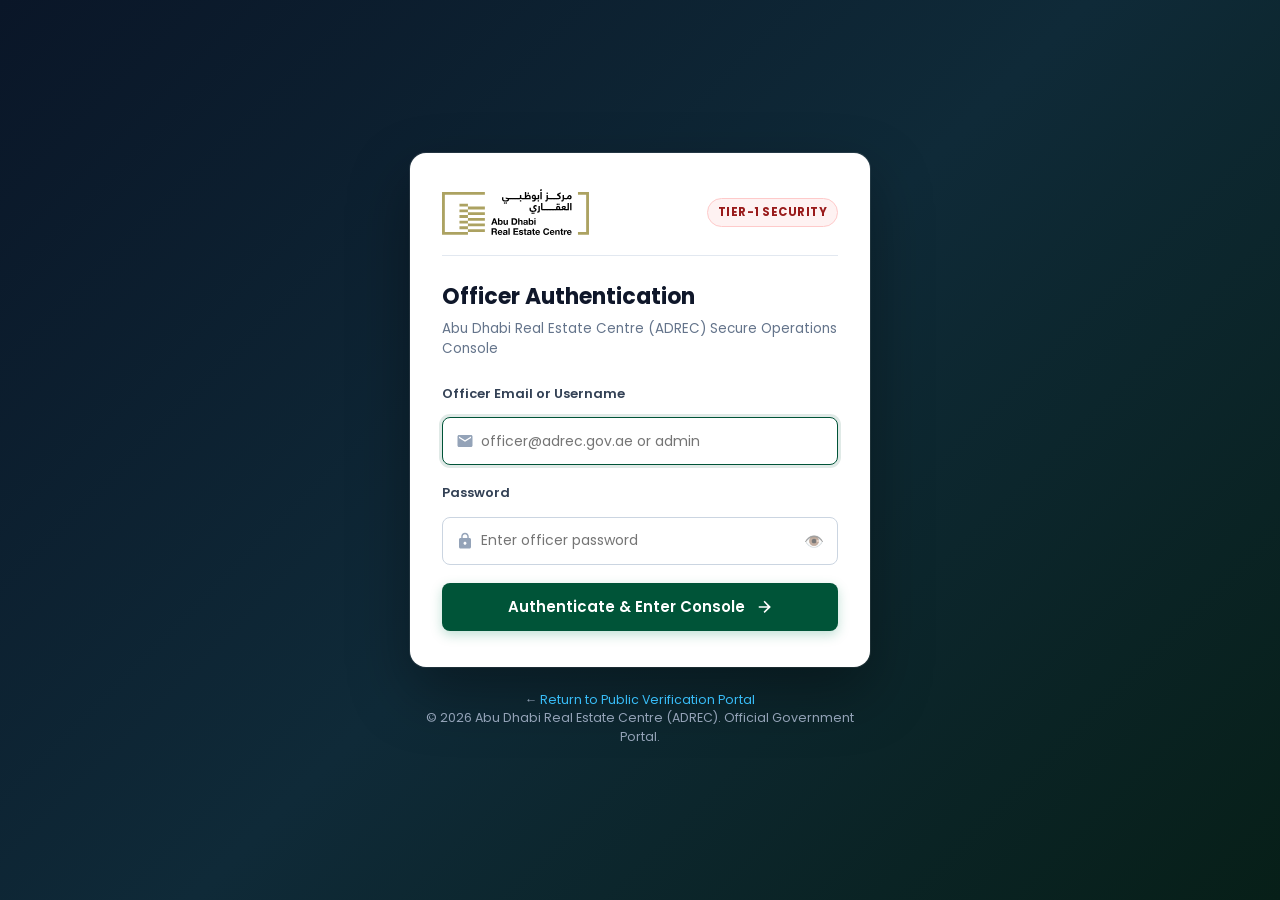
<file: login.html>
<!DOCTYPE html>
<html lang="en" dir="ltr">
<head>
  <meta charset="UTF-8">
  <meta name="viewport" content="width=device-width, initial-scale=1.0, maximum-scale=1.0, user-scalable=no">
  <title>Officer Authentication - ADREC Operations Center</title>
  <link rel="preconnect" href="https://fonts.googleapis.com">
  <link rel="preconnect" href="https://fonts.gstatic.com" crossorigin>
  <link href="https://fonts.googleapis.com/css2?family=Poppins:wght@300;400;500;600;700&family=Tajawal:wght@400;500;700&display=swap" rel="stylesheet">
  <link rel="stylesheet" href="/admin.css">
  <link rel="icon" type="image/svg+xml" href="/assets/verify.svg">
  <style>
    body {
      margin: 0;
      padding: 0;
      min-height: 100vh;
      background: linear-gradient(135deg, #0A1628 0%, #0F2A38 50%, #071F18 100%);
      display: flex;
      flex-direction: column;
      align-items: center;
      justify-content: center;
      font-family: 'Poppins', sans-serif;
      box-sizing: border-box;
      padding: 20px;
    }
    .login-container {
      width: 100%;
      max-width: 460px;
    }
    .login-page-card {
      background: #FFFFFF;
      border-radius: 16px;
      padding: 36px 32px;
      box-shadow: 0 25px 60px rgba(0, 0, 0, 0.35), 0 0 0 1px rgba(255, 255, 255, 0.1);
      animation: cardEnter 0.4s cubic-bezier(0.16, 1, 0.3, 1);
    }
    @keyframes cardEnter {
      from { opacity: 0; transform: translateY(16px) scale(0.98); }
      to { opacity: 1; transform: translateY(0) scale(1); }
    }
    .login-brand-header {
      display: flex;
      align-items: center;
      justify-content: space-between;
      margin-bottom: 24px;
      padding-bottom: 20px;
      border-bottom: 1px solid #E2E8F0;
    }
    .login-logo-img {
      height: 46px;
      object-fit: contain;
    }
    .login-badge {
      background: #FEF2F2;
      color: #991B1B;
      font-size: 11.5px;
      font-weight: 700;
      letter-spacing: 0.5px;
      padding: 5px 10px;
      border-radius: 20px;
      border: 1px solid #FECACA;
      text-transform: uppercase;
    }
    .login-title-wrap h1 {
      margin: 0 0 6px 0;
      font-size: 22px;
      font-weight: 700;
      color: #0F172A;
    }
    .login-title-wrap p {
      margin: 0 0 24px 0;
      font-size: 13.5px;
      color: #64748B;
      line-height: 1.5;
    }
    .form-group {
      margin-bottom: 18px;
    }
    .form-label {
      display: block;
      margin-bottom: 8px;
      font-size: 13px;
      font-weight: 600;
      color: #334155;
    }
    .login-input-wrap {
      position: relative;
      display: flex;
      align-items: center;
    }
    .login-input-wrap svg {
      position: absolute;
      left: 14px;
      pointer-events: none;
      color: #94A3B8;
    }
    .login-input {
      width: 100%;
      height: 48px;
      padding: 0 44px 0 44px;
      border: 1.5px solid #CBD5E1;
      border-radius: 8px;
      font-size: 14px;
      font-family: inherit;
      color: #0F172A;
      outline: none;
      transition: all 0.2s ease;
      box-sizing: border-box;
    }
    .login-input:focus {
      border-color: #005438;
      box-shadow: 0 0 0 3px rgba(0, 84, 56, 0.12);
    }
    .btn-toggle-password {
      position: absolute;
      right: 12px;
      background: none;
      border: none;
      cursor: pointer;
      font-size: 16px;
      padding: 4px;
      opacity: 0.6;
    }
    .btn-toggle-password:hover {
      opacity: 1;
    }
    .login-error-msg {
      background: #FEF2F2;
      border: 1px solid #FCA5A5;
      color: #B91C1C;
      padding: 12px 14px;
      border-radius: 8px;
      font-size: 13px;
      margin-bottom: 18px;
      display: none;
    }
    .btn-login-submit {
      width: 100%;
      height: 48px;
      background: #005438;
      color: #FFFFFF;
      border: none;
      border-radius: 8px;
      font-size: 15px;
      font-weight: 600;
      cursor: pointer;
      display: flex;
      align-items: center;
      justify-content: center;
      gap: 10px;
      transition: background 0.2s ease;
    }
    .btn-login-submit:hover {
      background: #003F2A;
    }
    .login-page-footer {
      margin-top: 24px;
      text-align: center;
      font-size: 12.5px;
      color: #94A3B8;
    }
    .login-page-footer a {
      color: #38BDF8;
      text-decoration: none;
    }
    .login-page-footer a:hover {
      text-decoration: underline;
    }
  </style>
</head>
<body>

  <div class="login-container">
    <div class="login-page-card">
      <div class="login-brand-header">
        <img src="/assets/adrec-logo-header.svg" alt="ADREC" class="login-logo-img">
        <span class="login-badge">Tier-1 Security</span>
      </div>

      <div class="login-title-wrap">
        <h1>Officer Authentication</h1>
        <p>Abu Dhabi Real Estate Centre (ADREC) Secure Operations Console</p>
      </div>

      <form id="officerLoginForm" onsubmit="return handleOfficerLogin(event);">
        <div class="form-group">
          <label class="form-label" for="loginEmail">Officer Email or Username</label>
          <div class="login-input-wrap">
            <svg viewBox="0 0 24 24" width="18" height="18" fill="currentColor"><path d="M20 4H4c-1.1 0-1.99.9-1.99 2L2 18c0 1.1.9 2 2 2h16c1.1 0 2-.9 2-2V6c0-1.1-.9-2-2-2zm0 4l-8 5-8-5V6l8 5 8-5v2z"/></svg>
            <input type="text" id="loginEmail" class="login-input" placeholder="officer@adrec.gov.ae or admin" autocomplete="username" required autofocus>
          </div>
        </div>

        <div class="form-group">
          <label class="form-label" for="loginPassword">Password</label>
          <div class="login-input-wrap">
            <svg viewBox="0 0 24 24" width="18" height="18" fill="currentColor"><path d="M18 8h-1V6c0-2.76-2.24-5-5-5S7 3.24 7 6v2H6c-1.1 0-2 .9-2 2v10c0 1.1.9 2 2 2h12c1.1 0 2-.9 2-2V10c0-1.1-.9-2-2-2zm-6 9c-1.1 0-2-.9-2-2s.9-2 2-2 2 .9 2 2-.9 2-2 2zm3.1-9H8.9V6c0-1.71 1.39-3.1 3.1-3.1 1.71 0 3.1 1.39 3.1 3.1v2z"/></svg>
            <input type="password" id="loginPassword" class="login-input" placeholder="Enter officer password" autocomplete="current-password" required>
            <button type="button" class="btn-toggle-password" id="btnTogglePwd" title="Show password">👁️</button>
          </div>
        </div>

        <div id="loginErrorMsg" class="login-error-msg"></div>

        <button type="submit" class="btn-login-submit" id="btnLoginSubmit">
          <span>Authenticate &amp; Enter Console</span>
          <svg viewBox="0 0 24 24" width="18" height="18" fill="currentColor"><path d="M5 13h11.86l-5.43 5.43 1.42 1.42L21.14 12l-8.29-8.29-1.42 1.42L16.86 11H5v2z"/></svg>
        </button>
      </form>
    </div>

    <div class="login-page-footer">
      <p>&larr; <a href="/en/app/verify-document">Return to Public Verification Portal</a></p>
      <p>&copy; 2026 Abu Dhabi Real Estate Centre (ADREC). Official Government Portal.</p>
    </div>
  </div>

  <script>
    const toggleBtn = document.getElementById('btnTogglePwd');
    const pwdInput = document.getElementById('loginPassword');
    if (toggleBtn && pwdInput) {
      toggleBtn.addEventListener('click', () => {
        if (pwdInput.type === 'password') {
          pwdInput.type = 'text';
          toggleBtn.textContent = '🙈';
        } else {
          pwdInput.type = 'password';
          toggleBtn.textContent = '👁️';
        }
      });
    }

    async function handleOfficerLogin(e) {
      e.preventDefault();
      const email = document.getElementById('loginEmail').value.trim();
      const password = document.getElementById('loginPassword').value;
      const errorMsg = document.getElementById('loginErrorMsg');
      const submitBtn = document.getElementById('btnLoginSubmit');

      errorMsg.style.display = 'none';
      submitBtn.disabled = true;
      submitBtn.innerHTML = '<span>Verifying credentials...</span>';

      try {
        const res = await fetch('/api/auth/login', {
          method: 'POST',
          headers: { 'Content-Type': 'application/json' },
          body: JSON.stringify({ identifier: email, password: password })
        });
        const data = await res.json();

        if (res.ok && data.status === 'success') {
          sessionStorage.setItem('dari_admin_session_v1', 'active');
          if (data.token) {
            sessionStorage.setItem('dari_session_token', data.token);
            document.cookie = `adrec_session=${data.token}; path=/; max-age=604800; SameSite=Lax`;
          }
          window.location.href = '/admin';
        } else {
          errorMsg.textContent = data.message || 'Invalid credentials. Access denied.';
          errorMsg.style.display = 'block';
          submitBtn.disabled = false;
          submitBtn.innerHTML = '<span>Authenticate & Enter Console</span>';
        }
      } catch (err) {
        errorMsg.textContent = 'Connection error. Please try again.';
        errorMsg.style.display = 'block';
        submitBtn.disabled = false;
        submitBtn.innerHTML = '<span>Authenticate & Enter Console</span>';
      }
      return false;
    }
  </script>
</body>
</html>
</file>
<file: admin.css>
/* ==========================================================================
   DARI / ADREC - Administrative Document Verification Operations Center
   Design System: Poppins & Tajawal / Official ADREC Green & Gold Palette
   ========================================================================== */

:root {
  --adrec-green-dark: #005438;
  --adrec-green-main: #008558;
  --adrec-green-light: #E6F5EF;
  --adrec-gold: #C5A869;
  --adrec-gold-light: #FBF8F2;
  --adrec-sage: #A4C89A;
  --adrec-sage-hover: #8EB783;
  --adrec-red: #DF2C2C;
  --adrec-red-light: #FDE8E8;
  --adrec-amber: #D97706;
  --adrec-amber-light: #FEF3C7;
  --bg-page: #F5F7FA;
  --bg-card: #FFFFFF;
  --bg-card-subtle: #F8F9FB;
  --border-light: #EBEEF3;
  --border-strong: #CED1D6;
  --text-main: #130F26;
  --text-muted: #565960;
  --text-dim: #8C9099;
  --radius-sm: 6px;
  --radius-md: 10px;
  --radius-lg: 14px;
  --shadow-subtle: 0 1px 3px rgba(0, 0, 0, 0.05), 0 1px 2px rgba(0, 0, 0, 0.03);
  --shadow-card: 0 4px 12px rgba(0, 0, 0, 0.04), 0 1px 3px rgba(0, 0, 0, 0.03);
  --shadow-modal: 0 20px 30px rgba(0, 0, 0, 0.15), 0 8px 10px rgba(0, 0, 0, 0.08);
}

* {
  box-sizing: border-box;
  margin: 0;
  padding: 0;
}

body {
  font-family: 'Poppins', 'Tajawal', sans-serif;
  background-color: var(--bg-page);
  color: var(--text-main);
  line-height: 1.5;
  -webkit-font-smoothing: antialiased;
  min-height: 100vh;
  display: flex;
  flex-direction: column;
}

/* ==================== TOP NAVIGATION HEADER ==================== */
.admin-navbar {
  background-color: #FFFFFF;
  border-bottom: 1px solid var(--border-light);
  box-shadow: var(--shadow-subtle);
  position: sticky;
  top: 0;
  z-index: 1000;
}

.admin-nav-container {
  max-width: 1440px;
  margin: 0 auto;
  padding: 12px 24px;
  display: flex;
  align-items: center;
  justify-content: space-between;
  gap: 20px;
}

.admin-brand-wrap {
  display: flex;
  align-items: center;
  gap: 16px;
  text-decoration: none;
}

.admin-logo-img {
  height: 44px;
  width: auto;
  display: block;
}

.admin-brand-divider {
  height: 32px;
  width: 1px;
  background-color: var(--border-strong);
}

.admin-brand-title {
  font-size: 15px;
  font-weight: 700;
  color: var(--adrec-green-dark);
  letter-spacing: -0.2px;
  line-height: 1.2;
}

.admin-brand-subtitle {
  font-size: 11px;
  font-weight: 500;
  color: var(--text-muted);
  text-transform: uppercase;
  letter-spacing: 0.5px;
}

.admin-nav-actions {
  display: flex;
  align-items: center;
  gap: 14px;
}

.btn-public-portal {
  display: inline-flex;
  align-items: center;
  gap: 8px;
  padding: 8px 16px;
  border-radius: var(--radius-sm);
  background-color: var(--adrec-green-light);
  color: var(--adrec-green-dark);
  border: 1px solid rgba(0, 133, 88, 0.25);
  font-size: 13px;
  font-weight: 600;
  text-decoration: none;
  transition: all 0.2s ease;
}

.btn-public-portal:hover {
  background-color: #D3EFE3;
  border-color: var(--adrec-green-main);
}

.btn-public-portal svg {
  width: 16px;
  height: 16px;
  fill: currentColor;
}

.admin-user-pill {
  display: flex;
  align-items: center;
  gap: 10px;
  padding: 6px 12px 6px 6px;
  background-color: var(--bg-card-subtle);
  border: 1px solid var(--border-light);
  border-radius: 30px;
}

.admin-avatar {
  width: 32px;
  height: 32px;
  border-radius: 50%;
  background-color: var(--adrec-green-dark);
  color: #FFFFFF;
  display: flex;
  align-items: center;
  justify-content: center;
  font-size: 12px;
  font-weight: 700;
}

.admin-user-info {
  display: flex;
  flex-direction: column;
}

.admin-user-name {
  font-size: 12px;
  font-weight: 600;
  color: var(--text-main);
  line-height: 1.1;
}

.admin-user-role {
  font-size: 10px;
  color: var(--adrec-green-main);
  font-weight: 500;
}

/* ==================== MAIN ADMIN CONTAINER ==================== */
.admin-main {
  flex: 1;
  max-width: 1440px;
  width: 100%;
  margin: 0 auto;
  padding: 28px 24px 60px;
  display: flex;
  flex-direction: column;
  gap: 28px;
}

/* ==================== TOP BANNER ==================== */
.admin-header-banner {
  display: flex;
  align-items: center;
  justify-content: space-between;
  gap: 20px;
  flex-wrap: wrap;
}

.header-title-group h1 {
  font-size: 24px;
  font-weight: 700;
  color: var(--text-main);
  letter-spacing: -0.5px;
}

.header-title-group p {
  font-size: 13.5px;
  color: var(--text-muted);
  margin-top: 4px;
}

.header-cta-group {
  display: flex;
  align-items: center;
  gap: 12px;
}

.btn-primary-action {
  display: inline-flex;
  align-items: center;
  gap: 8px;
  padding: 11px 20px;
  background-color: var(--adrec-green-main);
  color: #FFFFFF;
  border: none;
  border-radius: var(--radius-sm);
  font-size: 14px;
  font-weight: 600;
  cursor: pointer;
  transition: background-color 0.2s ease, transform 0.1s ease;
  font-family: inherit;
}

.btn-primary-action:hover {
  background-color: var(--adrec-green-dark);
}

.btn-primary-action:active {
  transform: scale(0.98);
}

.btn-secondary-action {
  display: inline-flex;
  align-items: center;
  gap: 6px;
  padding: 10px 16px;
  background-color: #FFFFFF;
  color: var(--text-main);
  border: 1px solid var(--border-strong);
  border-radius: var(--radius-sm);
  font-size: 13px;
  font-weight: 600;
  cursor: pointer;
  transition: all 0.2s ease;
  font-family: inherit;
}

.btn-secondary-action:hover {
  background-color: var(--bg-card-subtle);
  border-color: var(--text-muted);
}

/* ==================== KPI STAT CARDS ==================== */
.admin-kpi-grid {
  display: grid;
  grid-template-columns: repeat(4, 1fr);
  gap: 20px;
}

.kpi-card {
  background-color: #FFFFFF;
  border: 1px solid var(--border-light);
  border-radius: var(--radius-md);
  padding: 20px 22px;
  box-shadow: var(--shadow-subtle);
  display: flex;
  align-items: flex-start;
  justify-content: space-between;
  transition: transform 0.2s ease, box-shadow 0.2s ease;
}

.kpi-card:hover {
  transform: translateY(-2px);
  box-shadow: var(--shadow-card);
}

.kpi-content {
  display: flex;
  flex-direction: column;
}

.kpi-label {
  font-size: 12.5px;
  font-weight: 500;
  color: var(--text-muted);
  text-transform: uppercase;
  letter-spacing: 0.3px;
}

.kpi-value {
  font-size: 28px;
  font-weight: 700;
  color: var(--text-main);
  line-height: 1.2;
  margin: 8px 0 4px;
}

.kpi-trend {
  font-size: 11.5px;
  font-weight: 600;
  display: flex;
  align-items: center;
  gap: 4px;
}

.trend-positive {
  color: var(--adrec-green-main);
}

.trend-neutral {
  color: var(--text-dim);
}

.trend-alert {
  color: var(--adrec-red);
}

.kpi-icon-wrap {
  width: 46px;
  height: 46px;
  border-radius: var(--radius-md);
  display: flex;
  align-items: center;
  justify-content: center;
  flex-shrink: 0;
}

.kpi-icon-wrap.green {
  background-color: var(--adrec-green-light);
  color: var(--adrec-green-main);
}

.kpi-icon-wrap.gold {
  background-color: var(--adrec-gold-light);
  color: var(--adrec-gold);
}

.kpi-icon-wrap.red {
  background-color: var(--adrec-red-light);
  color: var(--adrec-red);
}

.kpi-icon-wrap.sage {
  background-color: #EEF6ED;
  color: #3B7230;
}

.kpi-icon-wrap svg {
  width: 24px;
  height: 24px;
  fill: currentColor;
}

/* ==================== CARD SECTIONS ==================== */
.admin-card-section {
  background-color: #FFFFFF;
  border: 1px solid var(--border-light);
  border-radius: var(--radius-lg);
  box-shadow: var(--shadow-subtle);
  overflow: hidden;
}

.section-header {
  padding: 20px 24px;
  border-bottom: 1px solid var(--border-light);
  display: flex;
  align-items: center;
  justify-content: space-between;
  gap: 16px;
  flex-wrap: wrap;
}

.section-title-wrap h2 {
  font-size: 17px;
  font-weight: 700;
  color: var(--text-main);
}

.section-title-wrap p {
  font-size: 12.5px;
  color: var(--text-muted);
  margin-top: 2px;
}

/* Tab Pills */
.filter-tabs-row {
  display: flex;
  align-items: center;
  gap: 6px;
  background-color: var(--bg-card-subtle);
  padding: 4px;
  border-radius: var(--radius-sm);
  border: 1px solid var(--border-light);
}

.tab-pill {
  background: transparent;
  border: none;
  font-family: inherit;
  font-size: 12.5px;
  font-weight: 600;
  color: var(--text-muted);
  padding: 6px 14px;
  border-radius: 4px;
  cursor: pointer;
  transition: all 0.2s ease;
}

.tab-pill:hover {
  color: var(--text-main);
}

.tab-pill.active {
  background-color: #FFFFFF;
  color: var(--adrec-green-dark);
  box-shadow: 0 1px 3px rgba(0, 0, 0, 0.08);
}

/* Search and Controls Toolbar */
.section-toolbar {
  padding: 16px 24px;
  background-color: #FAFAFA;
  border-bottom: 1px solid var(--border-light);
  display: flex;
  align-items: center;
  justify-content: space-between;
  gap: 16px;
  flex-wrap: wrap;
}

.search-box-wrap {
  position: relative;
  flex: 1;
  max-width: 360px;
  min-width: 240px;
}

.search-box-wrap svg {
  position: absolute;
  left: 12px;
  top: 50%;
  transform: translateY(-50%);
  width: 16px;
  height: 16px;
  fill: var(--text-dim);
}

.search-input {
  width: 100%;
  height: 38px;
  padding: 0 14px 0 36px;
  background-color: #FFFFFF;
  border: 1px solid var(--border-strong);
  border-radius: var(--radius-sm);
  font-size: 13px;
  font-family: inherit;
  color: var(--text-main);
  transition: border-color 0.2s ease, box-shadow 0.2s ease;
}

.search-input:focus {
  outline: none;
  border-color: var(--adrec-green-main);
  box-shadow: 0 0 0 3px rgba(0, 133, 88, 0.12);
}

.toolbar-controls {
  display: flex;
  align-items: center;
  gap: 10px;
}

.status-select-filter {
  height: 38px;
  padding: 0 12px;
  background-color: #FFFFFF;
  border: 1px solid var(--border-strong);
  border-radius: var(--radius-sm);
  font-size: 13px;
  font-family: inherit;
  color: var(--text-main);
  cursor: pointer;
}

.status-select-filter:focus {
  outline: none;
  border-color: var(--adrec-green-main);
}

/* ==================== DATA TABLE ==================== */
.table-responsive {
  width: 100%;
  overflow-x: auto;
  -webkit-overflow-scrolling: touch;
}

.admin-data-table {
  width: 100%;
  border-collapse: collapse;
  font-size: 13px;
  text-align: left;
}

.admin-data-table th {
  background-color: #F8F9FA;
  padding: 10px 8px;
  font-weight: 600;
  font-size: 11.5px;
  color: var(--text-muted);
  border-bottom: 1px solid var(--border-light);
  white-space: nowrap;
  letter-spacing: 0.1px;
}

.admin-data-table td {
  padding: 11px 8px;
  border-bottom: 1px solid var(--border-light);
  color: var(--text-main);
  vertical-align: middle;
  font-size: 12px;
}

.admin-data-table th:first-child,
.admin-data-table td:first-child {
  padding-left: 14px;
}

.admin-data-table th:last-child,
.admin-data-table td:last-child {
  padding-right: 14px;
}

.admin-data-table tbody tr {
  transition: background-color 0.15s ease;
}

.admin-data-table tbody tr:hover {
  background-color: #FBFDFB;
}

.doc-ref-cell {
  display: flex;
  align-items: center;
  gap: 6px;
  white-space: nowrap;
}

.doc-ref-num {
  font-size: 12px;
  font-weight: 700;
  color: var(--adrec-green-dark);
  letter-spacing: -0.2px;
}

.doc-type-badge {
  display: inline-block;
  font-size: 10.5px;
  font-weight: 600;
  padding: 2px 6px;
  border-radius: 4px;
  background-color: var(--bg-card-subtle);
  color: var(--text-muted);
  border: 1px solid var(--border-light);
  white-space: nowrap;
}

.party-name-cell {
  font-weight: 600;
  color: var(--text-main);
  max-width: 145px;
  overflow: hidden;
  text-overflow: ellipsis;
  white-space: nowrap;
}

.contact-num-cell {
  white-space: nowrap;
}

.contact-phone-badge {
  display: inline-flex;
  align-items: center;
  gap: 4px;
  font-size: 11px;
  font-weight: 600;
  color: #166534;
  background-color: #F0FDF4;
  padding: 2px 6px;
  border-radius: 6px;
  border: 1px solid #DCFCE7;
  white-space: nowrap;
}

.contact-phone-badge svg {
  opacity: 0.8;
}

.mobile-card-contact {
  display: inline-flex;
  align-items: center;
  gap: 5px;
  font-size: 12px;
  font-weight: 600;
  color: #166534;
  background-color: #F0FDF4;
  padding: 3px 8px;
  border-radius: 6px;
  width: fit-content;
  border: 1px solid #DCFCE7;
}

.unit-plot-cell {
  color: var(--text-muted);
  font-size: 12px;
  white-space: nowrap;
}

.date-period-cell {
  font-size: 11.5px;
  color: var(--text-muted);
  white-space: nowrap;
}

/* Status Badges */
.status-badge {
  display: inline-flex;
  align-items: center;
  gap: 5px;
  font-size: 11px;
  font-weight: 600;
  padding: 3px 7px;
  border-radius: 20px;
  white-space: nowrap;
}

.status-badge::before {
  content: '';
  width: 5px;
  height: 5px;
  border-radius: 50%;
  display: inline-block;
}

.status-badge.active {
  background-color: var(--adrec-green-light);
  color: var(--adrec-green-main);
}
.status-badge.active::before {
  background-color: var(--adrec-green-main);
}

.status-badge.expired {
  background-color: var(--adrec-amber-light);
  color: var(--adrec-amber);
}
.status-badge.expired::before {
  background-color: var(--adrec-amber);
}

.status-badge.closed,
.status-badge.cancelled,
.status-badge.terminate {
  background-color: var(--adrec-red-light);
  color: var(--adrec-red);
}
.status-badge.closed::before,
.status-badge.cancelled::before,
.status-badge.terminate::before {
  background-color: var(--adrec-red);
}

/* Action Buttons */
.table-actions-cell {
  display: flex;
  align-items: center;
  gap: 4px;
  white-space: nowrap;
}

.btn-icon-action {
  width: 28px;
  height: 28px;
  border-radius: var(--radius-sm);
  border: 1px solid var(--border-light);
  background-color: #FFFFFF;
  color: var(--text-muted);
  display: inline-flex;
  align-items: center;
  justify-content: center;
  cursor: pointer;
  transition: all 0.2s ease;
  flex-shrink: 0;
}

.btn-icon-action:hover {
  background-color: var(--bg-card-subtle);
  color: var(--text-main);
  border-color: var(--border-strong);
}

.btn-icon-action.test:hover {
  background-color: var(--adrec-green-light);
  color: var(--adrec-green-main);
  border-color: rgba(0, 133, 88, 0.3);
}

.btn-icon-action.delete:hover {
  background-color: var(--adrec-red-light);
  color: var(--adrec-red);
  border-color: rgba(223, 44, 44, 0.3);
}

.btn-icon-action svg {
  width: 14px;
  height: 14px;
  fill: currentColor;
}

.empty-state-row {
  text-align: center;
  padding: 48px 20px !important;
  color: var(--text-dim);
}

.empty-state-box {
  display: flex;
  flex-direction: column;
  align-items: center;
  gap: 10px;
}

.empty-state-box svg {
  width: 40px;
  height: 40px;
  fill: var(--border-strong);
}

/* ==================== AUDIT STREAM SECTION ==================== */
.audit-table-wrap {
  max-height: 400px;
  overflow-y: auto;
}

.audit-status-pill {
  font-size: 11.5px;
  font-weight: 600;
  padding: 2px 8px;
  border-radius: 12px;
  display: inline-block;
}

.audit-status-pill.verified {
  background-color: var(--adrec-green-light);
  color: var(--adrec-green-main);
}

.audit-status-pill.not-found {
  background-color: var(--adrec-red-light);
  color: var(--adrec-red);
}

.audit-status-pill.expired {
  background-color: var(--adrec-amber-light);
  color: var(--adrec-amber);
}

/* ==================== MODALS ==================== */
.modal-overlay {
  display: none;
  position: fixed;
  inset: 0;
  background-color: rgba(19, 15, 38, 0.45);
  backdrop-filter: blur(4px);
  z-index: 2000;
  align-items: center;
  justify-content: center;
  padding: 20px;
}

.modal-overlay.active {
  display: flex;
  animation: modalFadeIn 0.2s ease-out;
}

@keyframes modalFadeIn {
  from { opacity: 0; transform: scale(0.97); }
  to { opacity: 1; transform: scale(1); }
}

.modal-card {
  background-color: #FFFFFF;
  border-radius: var(--radius-lg);
  box-shadow: var(--shadow-modal);
  width: 100%;
  max-width: 620px;
  max-height: 90vh;
  overflow: hidden;
  display: flex;
  flex-direction: column;
}

.modal-header {
  padding: 18px 24px;
  border-bottom: 1px solid var(--border-light);
  display: flex;
  align-items: center;
  justify-content: space-between;
  flex-shrink: 0;
}

.modal-title {
  font-size: 17px;
  font-weight: 700;
  color: var(--text-main);
}

.btn-modal-close {
  background: transparent;
  border: none;
  font-size: 24px;
  color: var(--text-dim);
  cursor: pointer;
  line-height: 1;
  padding: 4px;
  border-radius: 4px;
}

.btn-modal-close:hover {
  color: var(--text-main);
}

.modal-body {
  padding: 24px;
  display: flex;
  flex-direction: column;
  gap: 16px;
}

.form-row {
  display: grid;
  grid-template-columns: 1fr 1fr;
  gap: 16px;
}

.form-group {
  display: flex;
  flex-direction: column;
  gap: 6px;
}

.form-group.full-width {
  grid-column: 1 / -1;
}

.form-label {
  font-size: 12.5px;
  font-weight: 600;
  color: var(--text-main);
}

.form-input,
.form-select,
.form-textarea {
  height: 42px;
  padding: 0 14px;
  border: 1px solid var(--border-strong);
  border-radius: var(--radius-sm);
  font-size: 13.5px;
  font-family: inherit;
  color: var(--text-main);
  background-color: #FFFFFF;
  transition: border-color 0.2s ease, box-shadow 0.2s ease;
}

.form-textarea {
  height: 72px;
  padding: 10px 14px;
  resize: vertical;
}

.form-input:focus,
.form-select:focus,
.form-textarea:focus {
  outline: none;
  border-color: var(--adrec-green-main);
  box-shadow: 0 0 0 3px rgba(0, 133, 88, 0.12);
}

.modal-footer {
  padding: 16px 24px;
  border-top: 1px solid var(--border-light);
  background-color: var(--bg-card-subtle);
  display: flex;
  align-items: center;
  justify-content: flex-end;
  gap: 12px;
}

/* ==================== TOAST NOTIFICATION ==================== */
.admin-toast {
  position: fixed;
  bottom: 24px;
  right: 24px;
  background-color: #130F26;
  color: #FFFFFF;
  padding: 12px 20px;
  border-radius: var(--radius-sm);
  box-shadow: var(--shadow-modal);
  font-size: 13px;
  font-weight: 500;
  display: flex;
  align-items: center;
  gap: 10px;
  z-index: 3000;
  opacity: 0;
  transform: translateY(12px);
  pointer-events: none;
  transition: opacity 0.2s ease, transform 0.2s ease;
}

.admin-toast.active {
  opacity: 1;
  transform: translateY(0);
  pointer-events: none;
}

.admin-toast.success {
  border-left: 4px solid var(--adrec-green-main);
}

.admin-toast.error {
  border-left: 4px solid var(--adrec-red);
}

/* ==================== FOOTER ==================== */
.admin-footer {
  background-color: #FFFFFF;
  border-top: 1px solid var(--border-light);
  padding: 18px 24px;
  font-size: 12px;
  color: var(--text-dim);
  text-align: center;
  margin-top: auto;
}

/* ==================== RESPONSIVE RULES ==================== */
body {
  overflow-x: hidden;
  width: 100%;
}

.admin-main {
  min-width: 0;
  width: 100%;
  box-sizing: border-box;
}

.admin-card-section {
  min-width: 0;
  max-width: 100%;
  box-sizing: border-box;
}

.table-responsive {
  width: 100%;
  max-width: 100%;
  overflow-x: auto;
  -webkit-overflow-scrolling: touch;
  display: block;
  box-sizing: border-box;
}

@media (max-width: 1024px) {
  .admin-kpi-grid {
    grid-template-columns: repeat(2, 1fr);
  }
}

@media (max-width: 768px) {
  .admin-navbar {
    width: 100%;
    overflow-x: hidden;
  }

  .admin-nav-container {
    padding: 10px 12px;
    gap: 8px;
    width: 100%;
    box-sizing: border-box;
  }

  .admin-brand-wrap {
    gap: 8px;
    min-width: 0;
  }

  .admin-logo-img {
    height: 30px;
  }

  .admin-brand-divider {
    display: none;
  }

  .admin-brand-title {
    font-size: 12.5px;
    white-space: nowrap;
    overflow: hidden;
    text-overflow: ellipsis;
    max-width: 140px;
  }

  .admin-brand-subtitle,
  .admin-user-info {
    display: none;
  }

  .admin-nav-actions {
    gap: 8px;
  }

  .btn-public-portal {
    padding: 6px 10px;
    font-size: 12px;
  }

  .btn-public-portal span {
    display: none;
  }

  .admin-user-pill {
    padding: 2px;
  }

  .admin-main {
    padding: 16px 12px 40px;
    gap: 16px;
  }

  .admin-header-banner {
    flex-direction: column;
    align-items: flex-start;
    gap: 12px;
  }

  .header-cta-group {
    width: 100%;
    flex-wrap: wrap;
    gap: 8px;
  }

  .header-cta-group button {
    flex: 1 1 auto;
    font-size: 12px;
    padding: 8px 10px;
    justify-content: center;
  }

  .admin-kpi-grid {
    grid-template-columns: 1fr;
    gap: 12px;
  }

  .header-title-group h1 {
    font-size: 19px;
  }

  .section-header {
    flex-direction: column;
    align-items: stretch;
    gap: 12px;
    padding: 14px;
  }

  .filter-tabs-row {
    width: 100%;
    max-width: 100%;
    overflow-x: auto;
    -webkit-overflow-scrolling: touch;
    scrollbar-width: none;
    display: flex;
    white-space: nowrap;
    box-sizing: border-box;
  }

  .filter-tabs-row::-webkit-scrollbar {
    display: none;
  }

  .tab-pill {
    white-space: nowrap;
    font-size: 11.5px;
    padding: 6px 10px;
    flex-shrink: 0;
  }

  .section-toolbar {
    padding: 12px 14px;
    flex-direction: column;
    align-items: stretch;
    gap: 10px;
  }

  .search-box-wrap {
    max-width: 100%;
    min-width: 0;
    width: 100%;
  }

  .toolbar-controls,
  .status-select-filter {
    width: 100%;
  }

  .form-row {
    grid-template-columns: 1fr;
  }

  .admin-modal-container {
    max-width: 95vw;
    margin: 12px;
  }
}

/* ==================== SETTINGS BUTTON IN HEADER ==================== */
.btn-settings-nav {
  display: inline-flex;
  align-items: center;
  gap: 7px;
  padding: 8px 14px;
  border-radius: var(--radius-sm);
  background-color: var(--bg-card-subtle);
  color: var(--text-main);
  border: 1px solid var(--border-strong);
  font-size: 13px;
  font-weight: 600;
  cursor: pointer;
  transition: all 0.2s ease;
  font-family: inherit;
}

.btn-settings-nav:hover {
  background-color: #ECEEF2;
  border-color: var(--text-muted);
}

.btn-settings-nav svg {
  width: 16px;
  height: 16px;
  fill: currentColor;
}

.admin-user-pill {
  cursor: pointer;
  transition: background-color 0.2s ease, border-color 0.2s ease;
}

.admin-user-pill:hover {
  background-color: #EBF3EE;
  border-color: var(--adrec-green-main);
}

/* ==================== CHECKBOXES & TABLE SELECTION ==================== */
.col-checkbox {
  width: 36px;
  text-align: center;
  padding: 12px 4px 12px 12px !important;
}

.custom-checkbox {
  width: 18px;
  height: 18px;
  border-radius: 4px;
  accent-color: var(--adrec-green-main);
  cursor: pointer;
  vertical-align: middle;
}

.admin-data-table tbody tr.selected {
  background-color: #F0F8F4 !important;
}

.admin-data-table tbody tr.selected td {
  border-bottom-color: rgba(0, 133, 88, 0.2);
}

/* ==================== VIEW MODE TOGGLE ==================== */
.view-mode-toggle {
  display: inline-flex;
  align-items: center;
  gap: 2px;
  background-color: #ECEEF2;
  padding: 3px;
  border-radius: var(--radius-sm);
}

.btn-view-mode {
  border: none;
  background: transparent;
  padding: 6px 8px;
  border-radius: 4px;
  cursor: pointer;
  display: flex;
  align-items: center;
  justify-content: center;
  color: var(--text-muted);
  transition: all 0.15s ease;
}

.btn-view-mode svg {
  width: 16px;
  height: 16px;
  fill: currentColor;
}

.btn-view-mode:hover {
  color: var(--text-main);
}

.btn-view-mode.active {
  background-color: #FFFFFF;
  color: var(--adrec-green-dark);
  box-shadow: 0 1px 3px rgba(0, 0, 0, 0.1);
}

/* ==================== FLOATING BATCH ACTIONS BAR ==================== */
.batch-actions-floating-bar {
  position: fixed;
  bottom: 24px;
  left: 50%;
  transform: translateX(-50%) translateY(140px);
  z-index: 1050;
  transition: transform 0.3s cubic-bezier(0.34, 1.56, 0.64, 1), opacity 0.25s ease;
  opacity: 0;
  pointer-events: none;
  max-width: 90vw;
}

.batch-actions-floating-bar.active {
  transform: translateX(-50%) translateY(0);
  opacity: 1;
  pointer-events: auto;
}

.batch-bar-inner {
  display: flex;
  align-items: center;
  gap: 16px;
  background-color: #1A1F2C;
  color: #FFFFFF;
  padding: 10px 18px;
  border-radius: 40px;
  box-shadow: 0 16px 36px rgba(0, 0, 0, 0.28), 0 4px 10px rgba(0, 0, 0, 0.15);
  border: 1px solid rgba(255, 255, 255, 0.12);
}

.batch-bar-left {
  display: flex;
  align-items: center;
  gap: 8px;
}

.batch-counter-pill {
  background-color: var(--adrec-green-main);
  color: #FFFFFF;
  font-size: 12px;
  font-weight: 700;
  padding: 3px 9px;
  border-radius: 20px;
  min-width: 20px;
  text-align: center;
}

.batch-counter-label {
  font-size: 13px;
  font-weight: 500;
  color: #E2E8F0;
  white-space: nowrap;
}

.batch-bar-actions {
  display: flex;
  align-items: center;
  gap: 8px;
}

.btn-batch-action {
  display: inline-flex;
  align-items: center;
  gap: 6px;
  border: none;
  font-family: inherit;
  font-size: 12.5px;
  font-weight: 600;
  padding: 8px 14px;
  border-radius: 24px;
  cursor: pointer;
  transition: transform 0.1s ease, filter 0.2s ease;
  color: #FFFFFF;
  white-space: nowrap;
}

.btn-batch-action:active {
  transform: scale(0.96);
}

.btn-batch-action svg {
  width: 14px;
  height: 14px;
  fill: currentColor;
}

.btn-batch-action.danger {
  background-color: var(--adrec-red);
}

.btn-batch-action.danger:hover {
  filter: brightness(1.1);
}

.btn-batch-action.success {
  background-color: var(--adrec-green-main);
}

.btn-batch-action.success:hover {
  filter: brightness(1.1);
}

.btn-batch-action.warning {
  background-color: var(--adrec-amber);
}

.btn-batch-action.warning:hover {
  filter: brightness(1.1);
}

.btn-batch-close {
  background: transparent;
  border: none;
  color: #94A3B8;
  font-size: 20px;
  width: 28px;
  height: 28px;
  display: flex;
  align-items: center;
  justify-content: center;
  border-radius: 50%;
  cursor: pointer;
  transition: all 0.2s ease;
  line-height: 1;
}

.btn-batch-close:hover {
  color: #FFFFFF;
  background-color: rgba(255, 255, 255, 0.15);
}

/* ==================== BATCH DELETE PREVIEW BOX ==================== */
.batch-delete-preview-box {
  margin-top: 12px;
  max-height: 130px;
  overflow-y: auto;
  background-color: var(--bg-card-subtle);
  border: 1px solid var(--border-light);
  border-radius: var(--radius-sm);
  padding: 10px 12px;
  display: flex;
  flex-wrap: wrap;
  gap: 6px;
}

.batch-tag-item {
  display: inline-flex;
  align-items: center;
  gap: 4px;
  background-color: #FFFFFF;
  border: 1px solid var(--border-strong);
  border-radius: 4px;
  padding: 3px 8px;
  font-size: 11.5px;
  font-weight: 600;
  color: var(--adrec-green-dark);
}

/* ==================== MOBILE DOCUMENT CARDS ==================== */
.mobile-doc-cards-list {
  display: none;
  padding: 16px;
  gap: 12px;
}

.mobile-doc-card {
  background-color: #FFFFFF;
  border: 1px solid var(--border-light);
  border-radius: 12px;
  padding: 16px;
  box-shadow: 0 2px 6px rgba(0, 0, 0, 0.03);
  transition: all 0.2s ease;
  display: flex;
  flex-direction: column;
  gap: 12px;
  position: relative;
}

.mobile-doc-card.selected {
  border-color: var(--adrec-green-main);
  background-color: #F6FCF9;
  box-shadow: 0 4px 12px rgba(0, 133, 88, 0.12);
}

.mobile-card-top {
  display: flex;
  align-items: center;
  justify-content: space-between;
  gap: 10px;
}

.mobile-card-left {
  display: flex;
  align-items: center;
  gap: 10px;
}

.mobile-card-ref {
  font-weight: 700;
  font-size: 15px;
  color: var(--adrec-green-dark);
  letter-spacing: -0.2px;
}

.mobile-card-body {
  display: flex;
  flex-direction: column;
  gap: 6px;
}

.mobile-card-party {
  font-weight: 600;
  font-size: 13.5px;
  color: var(--text-main);
  line-height: 1.3;
}

.mobile-card-meta {
  display: flex;
  align-items: center;
  flex-wrap: wrap;
  gap: 8px;
  font-size: 12px;
  color: var(--text-muted);
}

.mobile-card-meta-item {
  display: flex;
  align-items: center;
  gap: 4px;
}

.mobile-card-actions {
  display: flex;
  align-items: center;
  justify-content: flex-end;
  gap: 8px;
  padding-top: 10px;
  border-top: 1px dashed var(--border-light);
}

.btn-mobile-action {
  display: inline-flex;
  align-items: center;
  gap: 5px;
  font-family: inherit;
  font-size: 12px;
  font-weight: 600;
  padding: 7px 12px;
  border-radius: 6px;
  border: 1px solid var(--border-strong);
  background-color: #FFFFFF;
  color: var(--text-main);
  cursor: pointer;
}

.btn-mobile-action.test {
  color: var(--adrec-green-main);
  border-color: var(--adrec-green-main);
  background-color: var(--adrec-green-light);
}

.btn-mobile-action.delete {
  color: var(--adrec-red);
  border-color: #FCA5A5;
  background-color: var(--adrec-red-light);
}

.btn-mobile-action svg {
  width: 14px;
  height: 14px;
  fill: currentColor;
}

/* ==================== SETTINGS & CREDENTIALS MODAL ==================== */
.settings-modal-card {
  max-width: 580px;
  width: 100%;
}

.settings-modal-header-title {
  display: flex;
  align-items: center;
  gap: 10px;
}

.settings-modal-tabs {
  display: flex;
  background-color: #F8F9FA;
  border-bottom: 1px solid var(--border-light);
  padding: 0 24px;
  gap: 20px;
}

.settings-tab-btn {
  background: transparent;
  border: none;
  font-family: inherit;
  font-size: 13px;
  font-weight: 600;
  color: var(--text-muted);
  padding: 14px 2px;
  border-bottom: 2px solid transparent;
  cursor: pointer;
  transition: all 0.2s ease;
}

.settings-tab-btn:hover {
  color: var(--text-main);
}

.settings-tab-btn.active {
  color: var(--adrec-green-main);
  border-bottom-color: var(--adrec-green-main);
}

.settings-tab-pane {
  display: none;
}

.settings-tab-pane.active {
  display: block;
}

.form-hint {
  display: block;
  font-size: 11.5px;
  color: var(--text-dim);
  margin-top: 5px;
}

.password-input-wrapper {
  position: relative;
  width: 100%;
}

.password-input-wrapper input {
  padding-right: 44px;
}

.btn-toggle-password {
  position: absolute;
  right: 12px;
  top: 50%;
  transform: translateY(-50%);
  background: transparent;
  border: none;
  cursor: pointer;
  font-size: 15px;
  padding: 4px;
  opacity: 0.65;
  transition: opacity 0.2s ease;
}

.btn-toggle-password:hover {
  opacity: 1;
}

.password-strength-wrap {
  margin-top: 10px;
}

.password-strength-bar {
  height: 4px;
  width: 100%;
  background-color: #E2E8F0;
  border-radius: 2px;
  overflow: hidden;
}

.password-strength-fill {
  height: 100%;
  width: 0%;
  transition: width 0.3s ease, background-color 0.3s ease;
  background-color: var(--adrec-red);
}

.password-strength-label {
  display: block;
  font-size: 11px;
  color: var(--text-muted);
  margin-top: 4px;
}

.settings-toggle-row {
  display: flex;
  align-items: center;
  justify-content: space-between;
  gap: 16px;
  padding: 12px 0;
  border-bottom: 1px solid var(--border-light);
}

.settings-toggle-title {
  font-size: 13.5px;
  font-weight: 600;
  color: var(--text-main);
}

.settings-toggle-desc {
  font-size: 12px;
  color: var(--text-muted);
  margin-top: 2px;
  line-height: 1.35;
}

/* Switch Toggle */
.switch-toggle {
  position: relative;
  display: inline-block;
  width: 44px;
  height: 24px;
  flex-shrink: 0;
}

.switch-toggle input {
  opacity: 0;
  width: 0;
  height: 0;
}

.slider-toggle {
  position: absolute;
  cursor: pointer;
  top: 0; left: 0; right: 0; bottom: 0;
  background-color: #CBD5E1;
  transition: .3s;
  border-radius: 24px;
}

.slider-toggle:before {
  position: absolute;
  content: "";
  height: 18px;
  width: 18px;
  left: 3px;
  bottom: 3px;
  background-color: white;
  transition: .3s;
  border-radius: 50%;
  box-shadow: 0 1px 3px rgba(0,0,0,0.2);
}

.switch-toggle input:checked + .slider-toggle {
  background-color: var(--adrec-green-main);
}

.switch-toggle input:checked + .slider-toggle:before {
  transform: translateX(20px);
}

/* ==================== MOBILE BOTTOM NAVIGATION ==================== */
.admin-mobile-bottom-nav {
  display: none;
  position: fixed;
  bottom: 0;
  left: 0;
  right: 0;
  height: 64px;
  background: rgba(255, 255, 255, 0.96);
  backdrop-filter: blur(12px);
  -webkit-backdrop-filter: blur(12px);
  border-top: 1px solid var(--border-light);
  z-index: 1000;
  padding: 0 8px;
  box-shadow: 0 -4px 16px rgba(0, 0, 0, 0.05);
}

.mobile-nav-btn {
  flex: 1;
  display: flex;
  flex-direction: column;
  align-items: center;
  justify-content: center;
  gap: 3px;
  background: transparent;
  border: none;
  font-family: inherit;
  font-size: 10.5px;
  font-weight: 500;
  color: var(--text-muted);
  cursor: pointer;
  text-decoration: none;
  padding: 6px 0;
  transition: all 0.15s ease;
  position: relative;
}

.mobile-nav-btn svg {
  width: 20px;
  height: 20px;
  fill: currentColor;
}

.mobile-nav-btn.active {
  color: var(--adrec-green-main);
  font-weight: 700;
}

.mobile-nav-btn.active::after {
  content: '';
  position: absolute;
  top: 0;
  width: 24px;
  height: 3px;
  background-color: var(--adrec-green-main);
  border-radius: 0 0 3px 3px;
}

.mobile-nav-btn.add-btn {
  margin-top: -14px;
}

.mobile-nav-add-icon {
  width: 42px;
  height: 42px;
  border-radius: 50%;
  background-color: var(--adrec-green-main);
  color: #FFFFFF;
  display: flex;
  align-items: center;
  justify-content: center;
  box-shadow: 0 4px 10px rgba(0, 133, 88, 0.35);
  transition: transform 0.15s ease;
}

.mobile-nav-add-icon svg {
  width: 24px;
  height: 24px;
  fill: #FFFFFF;
}

.mobile-nav-btn.add-btn:active .mobile-nav-add-icon {
  transform: scale(0.92);
}

/* ==================== MOBILE RULES REFINEMENT ==================== */
@media (max-width: 768px) {
  .admin-mobile-bottom-nav {
    display: flex;
  }

  .admin-main {
    padding-bottom: 90px;
  }

  .batch-actions-floating-bar {
    bottom: 74px;
    width: calc(100% - 24px);
    max-width: 440px;
  }

  .admin-toast {
    bottom: 80px;
    right: 16px;
    left: 16px;
    justify-content: center;
    text-align: center;
  }

  .batch-bar-inner {
    padding: 8px 12px;
    gap: 8px;
    border-radius: 30px;
    width: 100%;
    justify-content: space-between;
  }

  .btn-batch-action {
    padding: 7px 10px;
    font-size: 11.5px;
  }

  .btn-batch-action span {
    display: none;
  }

  .btn-batch-action svg {
    margin: 0;
  }

  .btn-settings-nav {
    padding: 6px 10px;
  }

  .btn-settings-nav span {
    display: none;
  }

  /* When cards mode is active on mobile */
  .cards-active #tableResponsiveWrapper {
    display: none;
  }

  .cards-active .mobile-doc-cards-list {
    display: flex;
    flex-direction: column;
  }

  .settings-modal-card {
    max-width: 95vw;
    margin: 10px;
  }

  .settings-modal-tabs {
    padding: 0 16px;
    gap: 12px;
  }

  .settings-tab-btn {
    font-size: 12px;
    padding: 12px 2px;
  }
}

/* Fix Modal Grid Min-Width and Prevent Any Inner Horizontal Overflow */
.modal-card,
.settings-modal-card {
  overflow-x: hidden !important;
  box-sizing: border-box;
}

.modal-body {
  overflow-x: hidden;
  box-sizing: border-box;
}

.form-group {
  min-width: 0;
  box-sizing: border-box;
}

.form-row {
  min-width: 0;
  width: 100%;
  box-sizing: border-box;
}

.password-input-wrapper {
  min-width: 0;
  width: 100%;
  box-sizing: border-box;
}

.password-input-wrapper input {
  width: 100%;
  box-sizing: border-box;
}

/* ==================== CONTRACT PREVIEW MODAL & CAROUSEL ==================== */
.contract-modal-card {
  max-width: 960px;
  width: 95%;
  height: 92vh;
  max-height: 960px;
  display: flex;
  flex-direction: column;
  padding: 0;
  border-radius: 12px;
  overflow: hidden;
}

.contract-modal-header {
  display: flex;
  justify-content: space-between;
  align-items: center;
  padding: 16px 24px;
  background-color: #FFFFFF;
  border-bottom: 1px solid var(--border-light);
  flex-shrink: 0;
}

.contract-modal-header-left {
  display: flex;
  align-items: center;
  gap: 12px;
}

.contract-modal-icon {
  width: 40px;
  height: 40px;
  border-radius: 10px;
  background-color: rgba(24, 65, 56, 0.08);
  display: flex;
  align-items: center;
  justify-content: center;
}

.contract-modal-title-wrap {
  display: flex;
  flex-direction: column;
}

.contract-modal-sub-meta {
  display: flex;
  align-items: center;
  gap: 8px;
  margin-top: 4px;
  flex-wrap: wrap;
}

.contract-ref-pill {
  font-family: monospace;
  font-weight: 700;
  font-size: 12px;
  background-color: #E8F5E9;
  color: #184138;
  padding: 2px 8px;
  border-radius: 4px;
  border: 1px solid rgba(24, 65, 56, 0.2);
}

.contract-status-pill {
  font-size: 11px;
  font-weight: 600;
  padding: 2px 8px;
  border-radius: 12px;
}

.contract-status-pill.active {
  background-color: #DEF7EC;
  color: #03543F;
}

.contract-status-pill.expired {
  background-color: #FDE8E8;
  color: #9B1C1C;
}

.contract-status-pill.closed {
  background-color: #F3F4F6;
  color: #4B5563;
}

.contract-format-pill {
  font-size: 11px;
  color: var(--text-dim);
  background-color: #F3F4F6;
  padding: 2px 8px;
  border-radius: 4px;
}

.contract-modal-header-actions {
  display: flex;
  align-items: center;
  gap: 12px;
}

.btn-contract-download {
  display: inline-flex;
  align-items: center;
  gap: 8px;
  background: linear-gradient(135deg, #184138 0%, #0d2822 100%);
  color: #FFFFFF !important;
  font-size: 13px;
  font-weight: 600;
  padding: 8px 16px;
  border-radius: 6px;
  text-decoration: none;
  box-shadow: 0 2px 6px rgba(24, 65, 56, 0.2);
  transition: all 0.2s ease;
}

.btn-contract-download:hover {
  transform: translateY(-1px);
  box-shadow: 0 4px 10px rgba(24, 65, 56, 0.3);
}

.contract-carousel-toolbar {
  display: flex;
  align-items: center;
  justify-content: space-between;
  padding: 10px 24px;
  background-color: #F9FAFB;
  border-bottom: 1px solid #E5E7EB;
  gap: 12px;
  flex-shrink: 0;
  flex-wrap: wrap;
}

.carousel-nav-group {
  display: flex;
  align-items: center;
  gap: 10px;
}

.btn-carousel-page {
  display: inline-flex;
  align-items: center;
  gap: 6px;
  background-color: #FFFFFF;
  border: 1px solid #D1D5DB;
  border-radius: 6px;
  padding: 6px 12px;
  font-size: 12.5px;
  font-weight: 600;
  color: #374151;
  cursor: pointer;
  transition: all 0.15s ease;
}

.btn-carousel-page:hover {
  background-color: #F3F4F6;
  border-color: #9CA3AF;
}

.carousel-page-indicator {
  font-size: 13px;
  font-weight: 500;
  color: #4B5563;
  min-width: 80px;
  text-align: center;
}

.carousel-page-indicator strong {
  color: #111827;
  font-weight: 700;
}

.carousel-thumbnails-strip {
  display: flex;
  align-items: center;
  gap: 6px;
  overflow-x: auto;
  padding: 2px 0;
  max-width: 480px;
  scrollbar-width: thin;
}

.thumb-pill {
  background-color: #FFFFFF;
  border: 1px solid #D1D5DB;
  border-radius: 14px;
  padding: 4px 10px;
  font-size: 11px;
  font-weight: 600;
  color: #4B5563;
  cursor: pointer;
  white-space: nowrap;
  transition: all 0.15s ease;
}

.thumb-pill:hover {
  background-color: #F3F4F6;
  border-color: #9CA3AF;
}

.thumb-pill.active {
  background-color: #184138;
  color: #FFFFFF;
  border-color: #184138;
}

.carousel-zoom-group {
  display: flex;
  align-items: center;
}

.btn-contract-zoom,
.btn-carousel-zoom {
  display: inline-flex;
  align-items: center;
  gap: 6px;
  background-color: #FFFFFF;
  border: 1px solid #D1D5DB;
  border-radius: 6px;
  padding: 6px 12px;
  font-size: 12px;
  font-weight: 600;
  color: #4B5563;
  cursor: pointer;
  transition: all 0.15s ease;
  height: 38px;
}

.btn-contract-zoom:hover,
.btn-carousel-zoom:hover {
  background-color: #F3F4F6;
  border-color: #9CA3AF;
  color: #111827;
}

.contract-modal-body {
  position: relative;
  min-height: 480px;
  flex: 1;
  overflow-y: auto;
  overflow-x: hidden;
  background-color: #E5E7EB;
  padding: 24px 16px;
  scroll-behavior: smooth;
}

.contract-page-stage {
  display: flex;
  flex-direction: column;
  gap: 24px;
  max-width: 740px;
  width: 100%;
  margin: 0 auto;
  transition: max-width 0.25s ease;
}

.contract-page-stage.zoomed {
  max-width: 1020px;
}

.contract-page-card {
  background-color: #FFFFFF;
  box-shadow: 0 6px 22px rgba(0, 0, 0, 0.14), 0 1px 3px rgba(0, 0, 0, 0.08);
  border-radius: 4px;
  overflow: hidden;
  width: 100%;
  position: relative;
  min-height: 480px;
}

.contract-page-card .page-badge {
  position: absolute;
  top: 10px;
  right: 12px;
  background: rgba(15, 23, 42, 0.65);
  backdrop-filter: blur(4px);
  color: #FFFFFF;
  font-size: 11px;
  font-weight: 600;
  padding: 3px 9px;
  border-radius: 4px;
  pointer-events: none;
  z-index: 2;
  letter-spacing: 0.02em;
}

.contract-page-card .contract-page-img {
  width: 100%;
  height: auto;
  display: block;
  border-radius: 4px;
  transition: opacity 0.3s ease, filter 0.3s ease;
}

.contract-stage-loader {
  position: absolute;
  inset: 0;
  background: rgba(248, 250, 252, 0.95);
  backdrop-filter: blur(6px);
  -webkit-backdrop-filter: blur(6px);
  display: flex;
  flex-direction: column;
  align-items: center;
  justify-content: center;
  gap: 14px;
  z-index: 20;
  padding: 32px 20px;
  text-align: center;
  border-radius: 4px;
  transition: opacity 0.25s ease, visibility 0.25s ease;
}

.contract-stage-loader.hidden {
  opacity: 0;
  visibility: hidden;
  pointer-events: none;
}

.stage-spinner {
  width: 46px;
  height: 46px;
  border: 4px solid rgba(24, 65, 56, 0.15);
  border-top-color: #184138;
  border-right-color: #2A6E5F;
  border-radius: 50%;
  animation: contractSpin 0.8s cubic-bezier(0.4, 0, 0.2, 1) infinite;
}

@keyframes contractSpin {
  to { transform: rotate(360deg); }
}

.stage-loader-title {
  font-size: 17px;
  font-weight: 700;
  color: #0F172A;
  margin: 0;
  letter-spacing: -0.01em;
}

.stage-loader-subtitle {
  font-size: 13.5px;
  color: #64748B;
  max-width: 440px;
  line-height: 1.45;
  margin: 0;
}

.stage-progress-bar-wrap {
  width: 250px;
  height: 6px;
  background: #E2E8F0;
  border-radius: 999px;
  overflow: hidden;
  margin-top: 4px;
  position: relative;
}

.stage-progress-bar {
  height: 100%;
  width: 35%;
  background: linear-gradient(90deg, #184138, #0A7C59, #2A6E5F);
  border-radius: 999px;
  animation: contractBarPulse 1.6s ease-in-out infinite;
}

@keyframes contractBarPulse {
  0% { transform: translateX(-100%); width: 30%; }
  50% { width: 65%; }
  100% { transform: translateX(350%); width: 30%; }
}

.stage-loader-status {
  font-size: 12px;
  font-weight: 600;
  color: #0A7C59;
  letter-spacing: 0.03em;
  text-transform: uppercase;
}

.contract-modal-footer {
  display: flex;
  justify-content: space-between;
  align-items: center;
  padding: 12px 24px;
  background-color: #FFFFFF;
  border-top: 1px solid var(--border-light);
  flex-shrink: 0;
  flex-wrap: wrap;
  gap: 12px;
}

.contract-footer-meta {
  display: flex;
  gap: 16px;
  font-size: 12.5px;
  color: var(--text-dim);
  flex-wrap: wrap;
}

.contract-footer-meta .meta-item strong {
  color: var(--text-main);
}

.contract-footer-actions {
  display: flex;
  gap: 10px;
  align-items: center;
}

.btn-icon-action.contract {
  color: #184138;
  background-color: rgba(24, 65, 56, 0.08);
}

.btn-icon-action.contract:hover {
  background-color: rgba(24, 65, 56, 0.16);
  transform: translateY(-1px);
}

.mobile-action-btn.contract {
  background-color: rgba(24, 65, 56, 0.08);
  color: #184138;
  border-color: rgba(24, 65, 56, 0.2);
}

@media (max-width: 768px) {
  .contract-carousel-toolbar {
    padding: 8px 12px;
    gap: 8px;
  }
  .carousel-thumbnails-strip {
    max-width: 100%;
    order: 3;
    width: 100%;
  }
  .contract-modal-body {
    padding: 12px;
  }
  .contract-modal-footer {
    padding: 10px 14px;
  }
  .contract-footer-meta {
    gap: 8px;
    font-size: 11px;
  }
}

/* ==================== LOGOUT BUTTONS ==================== */
.btn-logout-nav {
  display: inline-flex;
  align-items: center;
  gap: 6px;
  padding: 8px 14px;
  border-radius: var(--radius-sm);
  background-color: var(--adrec-red-light);
  color: var(--adrec-red);
  border: 1px solid rgba(223, 44, 44, 0.2);
  font-size: 13px;
  font-weight: 600;
  cursor: pointer;
  transition: all 0.2s ease;
  font-family: inherit;
}

.btn-logout-nav:hover {
  background-color: #F8D7DA;
  border-color: var(--adrec-red);
  transform: translateY(-1px);
}

.btn-logout-nav svg {
  width: 16px;
  height: 16px;
  fill: currentColor;
}

.settings-modal-footer {
  display: flex;
  justify-content: space-between;
  align-items: center;
  width: 100%;
}

.btn-logout-settings {
  display: inline-flex;
  align-items: center;
  gap: 6px;
  padding: 8px 14px;
  border-radius: var(--radius-sm);
  background-color: var(--adrec-red-light);
  color: var(--adrec-red);
  border: 1px solid rgba(223, 44, 44, 0.25);
  font-size: 13px;
  font-weight: 600;
  cursor: pointer;
  transition: all 0.2s ease;
  font-family: inherit;
}

.btn-logout-settings:hover {
  background-color: #F8D7DA;
  border-color: var(--adrec-red);
}

.settings-footer-actions {
  display: flex;
  gap: 10px;
  align-items: center;
}

/* ==================== AUTHENTICATION GUARD / LOGIN OVERLAY ==================== */
.admin-login-overlay {
  position: fixed;
  inset: 0;
  background-color: rgba(19, 15, 38, 0.72);
  backdrop-filter: blur(10px);
  -webkit-backdrop-filter: blur(10px);
  display: none;
  align-items: center;
  justify-content: center;
  z-index: 10000;
  padding: 16px;
  opacity: 0;
  transition: opacity 0.25s ease;
}

.admin-login-overlay.active {
  display: flex;
  opacity: 1;
}

.admin-login-card {
  background-color: #FFFFFF;
  border-radius: var(--radius-lg);
  box-shadow: 0 25px 50px -12px rgba(0, 0, 0, 0.25), 0 0 0 1px rgba(0, 0, 0, 0.05);
  width: 100%;
  max-width: 440px;
  padding: 32px 28px;
  animation: loginCardSlideUp 0.3s cubic-bezier(0.16, 1, 0.3, 1);
  box-sizing: border-box;
}

@keyframes loginCardSlideUp {
  from {
    transform: translateY(20px) scale(0.97);
    opacity: 0;
  }
  to {
    transform: translateY(0) scale(1);
    opacity: 1;
  }
}

.login-brand-header {
  display: flex;
  align-items: center;
  justify-content: space-between;
  margin-bottom: 20px;
}

.login-logo-img {
  height: 42px;
  width: auto;
}

.login-badge {
  display: inline-block;
  font-size: 11px;
  font-weight: 700;
  color: var(--adrec-gold);
  background-color: var(--adrec-gold-light);
  border: 1px solid rgba(197, 168, 105, 0.35);
  border-radius: 20px;
  padding: 4px 10px;
  text-transform: uppercase;
  letter-spacing: 0.5px;
}

.login-title-wrap {
  margin-bottom: 24px;
}

.login-title-wrap h2 {
  font-size: 21px;
  font-weight: 700;
  color: var(--adrec-green-dark);
  line-height: 1.25;
  margin-bottom: 6px;
}

.login-title-wrap p {
  font-size: 13px;
  color: var(--text-muted);
  line-height: 1.4;
}

.login-form {
  display: flex;
  flex-direction: column;
  gap: 16px;
}

.login-input-wrap {
  position: relative;
  display: flex;
  align-items: center;
  width: 100%;
}

.login-input-wrap svg {
  position: absolute;
  left: 12px;
  pointer-events: none;
  flex-shrink: 0;
}

.login-input {
  padding-left: 38px !important;
  padding-right: 40px !important;
  height: 46px;
  font-size: 14px;
  border: 1.5px solid var(--border-strong);
  border-radius: var(--radius-sm);
  transition: all 0.2s ease;
  width: 100%;
}

.login-input:focus {
  border-color: var(--adrec-green-main);
  box-shadow: 0 0 0 3px rgba(0, 133, 88, 0.15);
  outline: none;
}

.login-input-wrap .btn-toggle-password {
  position: absolute;
  right: 10px;
  background: none;
  border: none;
  cursor: pointer;
  font-size: 16px;
  padding: 4px;
  display: flex;
  align-items: center;
  justify-content: center;
}

.login-error-msg {
  background-color: var(--adrec-red-light);
  border: 1px solid rgba(223, 44, 44, 0.3);
  color: var(--adrec-red);
  padding: 10px 12px;
  border-radius: var(--radius-sm);
  font-size: 12.5px;
  font-weight: 500;
  line-height: 1.35;
}

.btn-login-submit {
  display: flex;
  align-items: center;
  justify-content: center;
  gap: 10px;
  width: 100%;
  height: 48px;
  background-color: var(--adrec-green-main);
  color: #FFFFFF;
  border: none;
  border-radius: var(--radius-sm);
  font-size: 14.5px;
  font-weight: 600;
  cursor: pointer;
  transition: all 0.2s ease;
  box-shadow: 0 4px 12px rgba(0, 133, 88, 0.25);
  font-family: inherit;
}

.btn-login-submit:hover {
  background-color: var(--adrec-green-dark);
  box-shadow: 0 6px 16px rgba(0, 84, 56, 0.35);
  transform: translateY(-1px);
}

.login-credentials-box {
  background: #F8FAF9;
  border: 1px dashed var(--adrec-gold);
  border-radius: var(--radius-sm);
  padding: 12px 14px;
  display: flex;
  flex-direction: column;
  gap: 8px;
  margin-top: 4px;
  cursor: pointer;
  transition: all 0.2s ease;
}

.login-credentials-box:hover {
  background: #F1F7F4;
  border-color: var(--adrec-green-main);
  box-shadow: 0 4px 12px rgba(0, 133, 88, 0.08);
}

.creds-box-header {
  display: flex;
  align-items: center;
  gap: 6px;
}

.creds-badge-icon {
  font-size: 14px;
}

.creds-title {
  font-size: 11.5px;
  font-weight: 700;
  text-transform: uppercase;
  letter-spacing: 0.5px;
  color: var(--adrec-green-dark);
}

.creds-box-body {
  display: flex;
  flex-direction: column;
  gap: 4px;
  font-size: 12px;
}

.creds-row {
  display: flex;
  justify-content: space-between;
  align-items: center;
}

.creds-label {
  color: var(--text-muted);
  font-weight: 500;
}

.creds-code code {
  background-color: #FFFFFF;
  border: 1px solid var(--border-subtle);
  padding: 2px 6px;
  border-radius: 4px;
  font-family: monospace;
  color: var(--adrec-green-dark);
  font-weight: 600;
}

.btn-creds-autofill {
  display: flex;
  align-items: center;
  justify-content: center;
  gap: 6px;
  background: #FFFFFF;
  border: 1px solid var(--adrec-green-main);
  color: var(--adrec-green-main);
  border-radius: 6px;
  padding: 6px 12px;
  font-size: 11.5px;
  font-weight: 600;
  cursor: pointer;
  margin-top: 2px;
  transition: all 0.15s ease;
  font-family: inherit;
}

.login-credentials-box:hover .btn-creds-autofill,
.btn-creds-autofill:hover {
  background: var(--adrec-green-main);
  color: #FFFFFF;
}

.login-footer-hint {
  text-align: center;
  font-size: 11.5px;
  color: var(--text-dim);
  margin-top: 4px;
}

.login-footer-hint code {
  background-color: var(--bg-card-subtle);
  padding: 2px 5px;
  border-radius: 4px;
  font-family: monospace;
  color: var(--adrec-green-dark);
  font-weight: 600;
}

/* ==================== EXPANDED DOCUMENT MODAL & TABS ==================== */
.doc-modal-card {
  max-width: 880px;
  width: 95vw;
}

.doc-modal-header-left {
  display: flex;
  align-items: center;
  gap: 12px;
  min-width: 0;
  flex: 1 1 auto;
}

.doc-modal-header-left > div {
  min-width: 0;
  overflow: hidden;
}

.doc-modal-header-icon {
  width: 40px;
  height: 40px;
  border-radius: 50%;
  background-color: var(--adrec-green-light);
  display: flex;
  align-items: center;
  justify-content: center;
  flex-shrink: 0;
}

.doc-modal-subtitle {
  font-size: 11.5px;
  color: var(--text-muted);
  display: block;
  margin-top: 1px;
  white-space: nowrap;
  overflow: hidden;
  text-overflow: ellipsis;
}

.doc-modal-tabs {
  display: flex;
  align-items: center;
  gap: 4px;
  padding: 0 20px;
  background-color: var(--bg-card-subtle);
  border-bottom: 1px solid var(--border-light);
  overflow-x: auto;
  -webkit-overflow-scrolling: touch;
  scrollbar-width: none;
  white-space: nowrap;
  flex-shrink: 0;
}

.doc-modal-tabs::-webkit-scrollbar {
  display: none;
}

.doc-tab-btn {
  display: inline-flex;
  align-items: center;
  gap: 7px;
  padding: 12px 14px;
  background: none;
  border: none;
  border-bottom: 2px solid transparent;
  color: var(--text-muted);
  font-size: 13px;
  font-weight: 500;
  cursor: pointer;
  transition: all 0.2s ease;
  white-space: nowrap;
  font-family: inherit;
}

.doc-tab-btn:hover {
  color: var(--adrec-green-main);
}

.doc-tab-btn.active {
  color: var(--adrec-green-dark);
  border-bottom-color: var(--adrec-green-main);
  font-weight: 600;
  background-color: #FFFFFF;
}

.doc-tab-btn svg {
  flex-shrink: 0;
}

.doc-modal-body {
  max-height: calc(85vh - 140px);
  overflow-y: auto;
  padding: 20px 24px;
}

.form-section-card {
  background: #FFFFFF;
  border: 1px solid var(--border-light);
  border-radius: var(--radius-md);
  padding: 20px;
  margin-bottom: 20px;
  box-shadow: 0 2px 8px rgba(0, 0, 0, 0.02);
  transition: border-color 0.2s ease;
}

.form-section-card:hover {
  border-color: rgba(0, 133, 88, 0.25);
}

.form-section-header {
  display: flex;
  align-items: flex-start;
  gap: 12px;
  padding-bottom: 14px;
  margin-bottom: 16px;
  border-bottom: 1.5px solid var(--border-light);
}

.form-section-icon {
  font-size: 22px;
  line-height: 1;
  background: var(--adrec-green-light);
  width: 40px;
  height: 40px;
  border-radius: 10px;
  display: flex;
  align-items: center;
  justify-content: center;
  flex-shrink: 0;
}

.form-section-title-wrap {
  flex: 1;
}

.form-section-title {
  font-size: 15px;
  font-weight: 700;
  color: var(--adrec-green-dark);
  margin-bottom: 3px;
}

.form-section-desc {
  font-size: 12px;
  color: var(--text-muted);
  line-height: 1.35;
}

.form-divider-title {
  font-size: 12.5px;
  font-weight: 700;
  color: var(--adrec-green-dark);
  text-transform: uppercase;
  letter-spacing: 0.5px;
  margin: 16px 0 10px;
  padding-bottom: 6px;
  border-bottom: 1px solid var(--border-light);
}

.doc-modal-footer {
  display: flex;
  justify-content: flex-end;
  align-items: center;
  width: 100%;
  padding: 16px 24px;
  border-top: 1px solid var(--border-light);
  background-color: var(--bg-card-subtle);
}

.doc-footer-actions {
  display: flex;
  gap: 10px;
  align-items: center;
}

.full-width-footer {
  width: 100%;
  display: flex;
  justify-content: flex-end;
}

/* ==================== DASHBOARD OVERVIEW & CATEGORY STATS ==================== */
.dash-overview-card {
  background: #FFFFFF;
  border: 1px solid var(--border-light);
  border-radius: var(--radius-lg);
  padding: 22px 24px;
  margin-bottom: 24px;
  box-shadow: var(--shadow-sm);
}

.dash-overview-header {
  display: flex;
  justify-content: space-between;
  align-items: center;
  margin-bottom: 18px;
  flex-wrap: wrap;
  gap: 10px;
}

.dash-overview-title {
  display: flex;
  align-items: center;
  gap: 10px;
}

.dash-overview-title h3 {
  font-size: 16px;
  font-weight: 700;
  color: var(--adrec-green-dark);
}

.pulse-indicator {
  width: 10px;
  height: 10px;
  border-radius: 50%;
  background-color: var(--adrec-green-main);
  box-shadow: 0 0 0 0 rgba(0, 133, 88, 0.7);
  animation: pulseGreen 1.8s infinite;
}

@keyframes pulseGreen {
  0% { box-shadow: 0 0 0 0 rgba(0, 133, 88, 0.7); }
  70% { box-shadow: 0 0 0 8px rgba(0, 133, 88, 0); }
  100% { box-shadow: 0 0 0 0 rgba(0, 133, 88, 0); }
}

.dash-status-pill {
  font-size: 11.5px;
  font-weight: 600;
  color: var(--adrec-green-main);
  background: var(--adrec-green-light);
  padding: 4px 10px;
  border-radius: 20px;
}

.dash-category-stats {
  display: grid;
  grid-template-columns: repeat(auto-fit, minmax(200px, 1fr));
  gap: 16px;
}

.dash-category-item {
  background: var(--bg-card-subtle);
  border: 1px solid var(--border-light);
  border-radius: var(--radius-md);
  padding: 16px 18px;
  display: flex;
  align-items: center;
  gap: 14px;
  cursor: pointer;
  transition: all 0.2s ease;
}

.dash-category-item:hover {
  background: #FFFFFF;
  border-color: var(--adrec-green-main);
  transform: translateY(-2px);
  box-shadow: var(--shadow-sm);
}

.dash-cat-icon {
  font-size: 24px;
}

.dash-cat-info {
  display: flex;
  flex-direction: column;
}

.dash-cat-num {
  font-size: 20px;
  font-weight: 700;
  color: var(--adrec-green-dark);
  line-height: 1.2;
}

.dash-cat-label {
  font-size: 12px;
  color: var(--text-muted);
  font-weight: 500;
}

.registry-header-cta {
  display: flex;
  align-items: center;
  gap: 10px;
  flex-wrap: wrap;
}

/* ==================== MOBILE REFINEMENT & RESPONSIVENESS ==================== */
@media (max-width: 768px) {
  /* Audit option completely removed on mobile */
  #sectionAudit {
    display: none !important;
  }

  /* View panel toggling on mobile */
  body.mobile-view-dashboard #panelDashboard {
    display: block !important;
  }
  body.mobile-view-dashboard #panelRegistry {
    display: none !important;
  }

  body.mobile-view-registry #panelDashboard {
    display: none !important;
  }
  body.mobile-view-registry #panelRegistry {
    display: block !important;
  }

  /* Sleek & ultra-compact top navbar on mobile */
  .admin-navbar {
    padding: 0 10px !important;
    height: 48px !important;
  }
  .admin-nav-container {
    padding: 0 !important;
    height: 48px !important;
    gap: 8px !important;
    flex-wrap: nowrap !important;
  }
  .admin-brand-wrap {
    gap: 0 !important;
    flex-shrink: 0 !important;
  }
  .admin-brand-wrap > div {
    display: none !important;
  }
  .admin-brand-divider {
    display: none !important;
  }
  .admin-logo-img {
    height: 28px !important;
  }
  .admin-nav-actions {
    gap: 4px !important;
  }
  .admin-user-info {
    display: none !important;
  }
  .admin-user-pill {
    padding: 2px !important;
    background: transparent !important;
    border: none !important;
  }
  .admin-avatar {
    width: 30px !important;
    height: 30px !important;
    font-size: 11.5px !important;
  }
  .btn-public-portal span,
  .btn-settings-nav span,
  .btn-logout-nav span {
    display: none !important;
  }
  .btn-public-portal,
  .btn-settings-nav,
  .btn-logout-nav {
    padding: 6px 7px !important;
    height: 32px !important;
    min-width: 32px !important;
    border-radius: 6px !important;
    display: inline-flex !important;
    align-items: center !important;
    justify-content: center !important;
  }

  /* Super compact Document Registry Section Header on mobile */
  .admin-card-section {
    border-radius: 10px !important;
    margin-bottom: 12px !important;
  }

  #sectionRegistry {
    padding: 0 !important;
    background: transparent !important;
    border: none !important;
    box-shadow: none !important;
  }

  .section-header {
    flex-direction: column !important;
    align-items: stretch !important;
    gap: 8px !important;
    padding: 8px 10px 6px !important;
    background: #FFFFFF;
    border-radius: 10px 10px 0 0;
    border: 1px solid var(--border-light);
    border-bottom: none;
  }

  .section-title-wrap h2 {
    font-size: 14.5px !important;
    font-weight: 700 !important;
    line-height: 1.2 !important;
  }

  .section-title-wrap p {
    display: none !important; /* Hide long subtitle to save massive vertical space */
  }

  .registry-header-cta {
    width: 100% !important;
    display: flex !important;
    gap: 6px !important;
    margin-top: 2px !important;
  }

  .registry-header-cta button {
    flex: 1 1 auto !important;
    justify-content: center !important;
    padding: 6px 8px !important;
    font-size: 11px !important;
    height: 34px !important;
    border-radius: 6px !important;
    white-space: nowrap !important;
  }

  .registry-header-cta .btn-primary-action {
    font-weight: 700 !important;
    flex: 1.4 1 auto !important;
  }

  /* Compact Filter Tabs */
  .filter-tabs-row {
    padding: 6px 10px 8px !important;
    gap: 4px !important;
    background: #FFFFFF !important;
    border-left: 1px solid var(--border-light);
    border-right: 1px solid var(--border-light);
    overflow-x: auto !important;
    -webkit-overflow-scrolling: touch;
    scrollbar-width: none;
  }
  .filter-tabs-row::-webkit-scrollbar {
    display: none;
  }
  .tab-pill {
    padding: 5px 10px !important;
    font-size: 11.5px !important;
    white-space: nowrap !important;
    border-radius: 6px !important;
  }

  /* Compact Search & Filters Toolbar on mobile */
  .section-toolbar {
    padding: 8px 10px !important;
    gap: 8px !important;
    flex-direction: row !important;
    flex-wrap: nowrap !important;
    align-items: center !important;
    background: #FFFFFF !important;
    border: 1px solid var(--border-light) !important;
    border-top: 1px solid var(--border-subtle) !important;
    border-radius: 0 0 10px 10px !important;
    margin-bottom: 10px !important;
  }

  .search-box-wrap {
    flex: 1 1 auto !important;
    min-width: 0 !important;
    max-width: none !important;
  }

  .search-input {
    height: 34px !important;
    font-size: 12px !important;
    padding: 0 10px 0 30px !important;
    border-radius: 6px !important;
  }

  .search-box-wrap svg {
    left: 8px !important;
    width: 14px !important;
    height: 14px !important;
  }

  .toolbar-controls {
    flex-shrink: 0 !important;
    gap: 6px !important;
  }

  .status-select-filter {
    height: 34px !important;
    font-size: 11.5px !important;
    padding: 0 6px !important;
    border-radius: 6px !important;
    max-width: 105px !important;
  }

  .view-mode-toggle {
    display: none !important; /* Always cards on mobile */
  }

  /* ALWAYS Hide Table on Mobile and ALWAYS Display Mobile Cards List */
  #tableResponsiveWrapper {
    display: none !important;
  }

  .mobile-doc-cards-list {
    display: flex !important;
    flex-direction: column !important;
    gap: 10px !important;
    padding: 0 0 16px 0 !important;
    width: 100% !important;
    box-sizing: border-box !important;
  }

  .mobile-doc-card {
    border-radius: 10px !important;
    padding: 12px !important;
    box-shadow: 0 1px 4px rgba(0, 0, 0, 0.05) !important;
    border: 1px solid var(--border-light) !important;
    background: #FFFFFF !important;
    box-sizing: border-box !important;
    width: 100% !important;
    gap: 8px !important;
  }

  .mobile-card-top {
    display: flex !important;
    align-items: center !important;
    justify-content: space-between !important;
    gap: 8px !important;
  }

  .mobile-card-left {
    display: flex !important;
    align-items: center !important;
    gap: 8px !important;
    min-width: 0 !important;
    flex: 1 1 auto !important;
  }

  .mobile-card-ref {
    font-size: 13.5px !important;
    font-weight: 700 !important;
    color: var(--adrec-green-dark) !important;
    white-space: nowrap !important;
    overflow: hidden !important;
    text-overflow: ellipsis !important;
  }

  .mobile-card-body {
    display: flex !important;
    flex-direction: column !important;
    gap: 4px !important;
  }

  .mobile-card-party {
    font-size: 13px !important;
    font-weight: 700 !important;
    color: var(--text-main) !important;
    line-height: 1.25 !important;
    word-break: break-word !important;
  }

  .mobile-card-meta {
    display: flex !important;
    align-items: center !important;
    flex-wrap: wrap !important;
    gap: 4px 8px !important;
    font-size: 11px !important;
    color: var(--text-muted) !important;
    margin-top: 2px !important;
  }

  .mobile-card-meta-item {
    display: inline-flex !important;
    align-items: center !important;
    gap: 3px !important;
  }

  .mobile-card-actions {
    display: grid !important;
    grid-template-columns: repeat(auto-fit, minmax(65px, 1fr)) !important;
    gap: 6px !important;
    margin-top: 8px !important;
    padding-top: 8px !important;
    border-top: 1px dashed var(--border-light) !important;
    width: 100% !important;
    box-sizing: border-box !important;
  }

  .btn-mobile-action {
    display: inline-flex !important;
    align-items: center !important;
    justify-content: center !important;
    gap: 4px !important;
    padding: 6px 6px !important;
    font-size: 11.5px !important;
    font-weight: 600 !important;
    border-radius: 6px !important;
    min-width: 0 !important;
    height: 32px !important;
    border: 1px solid var(--border-strong) !important;
    background-color: #FFFFFF !important;
    color: var(--text-main) !important;
    box-sizing: border-box !important;
  }

  .btn-mobile-action svg {
    width: 13px !important;
    height: 13px !important;
    fill: currentColor !important;
    flex-shrink: 0 !important;
  }

  .btn-mobile-action.contract {
    background-color: rgba(24, 65, 56, 0.08) !important;
    color: #184138 !important;
    border-color: rgba(24, 65, 56, 0.25) !important;
  }

  .btn-mobile-action.test {
    color: var(--adrec-green-main) !important;
    border-color: var(--adrec-green-main) !important;
    background-color: var(--adrec-green-light) !important;
  }

  .btn-mobile-action.delete {
    color: var(--adrec-red) !important;
    border-color: #FCA5A5 !important;
    background-color: var(--adrec-red-light) !important;
  }

  /* Document Registration Modal Mobile First */
  #docModalOverlay {
    padding: 0 !important;
  }

  .doc-modal-card {
    max-width: 100vw !important;
    width: 100vw !important;
    height: 100vh !important;
    max-height: 100vh !important;
    border-radius: 0 !important;
    margin: 0 !important;
    display: flex !important;
    flex-direction: column !important;
    box-sizing: border-box !important;
  }

  .doc-modal-card .modal-header {
    padding: 12px 14px;
    width: 100%;
    box-sizing: border-box;
    flex-shrink: 0;
  }

  .doc-modal-header-left {
    min-width: 0;
    flex: 1 1 auto;
    gap: 8px;
  }

  .doc-modal-header-icon {
    width: 32px;
    height: 32px;
    font-size: 16px;
  }

  .doc-modal-card form {
    display: flex;
    flex-direction: column;
    flex: 1 1 auto;
    min-height: 0;
    overflow: hidden;
  }

  .doc-modal-body {
    min-height: 0;
    max-height: none;
    overflow-y: auto;
    flex: 1 1 auto;
    padding: 14px 12px;
    -webkit-overflow-scrolling: touch;
    box-sizing: border-box;
  }

  .form-section-card {
    padding: 14px 12px;
    margin-bottom: 12px;
    border-radius: 10px;
  }

  .form-section-header {
    gap: 8px;
    padding-bottom: 10px;
    margin-bottom: 12px;
  }

  .form-section-icon {
    width: 32px;
    height: 32px;
    font-size: 16px;
    border-radius: 6px;
  }

  .form-section-title {
    font-size: 13.5px;
  }

  .form-section-desc {
    font-size: 11px;
  }

  .form-row {
    grid-template-columns: 1fr !important;
    gap: 10px;
  }

  .form-group {
    width: 100%;
    box-sizing: border-box;
  }

  .form-label {
    font-size: 12px;
    font-weight: 600;
  }

  .form-input,
  .form-select,
  .form-textarea {
    font-size: 16px !important; /* Prevents auto-zoom on iOS Safari */
    min-height: 44px;
    border-radius: 6px;
    padding: 10px 12px;
    box-sizing: border-box;
    width: 100%;
  }

  .doc-modal-footer {
    padding: 10px 14px;
    padding-bottom: max(12px, env(safe-area-inset-bottom));
    border-top: 1px solid var(--border-light);
    background: var(--bg-card-subtle);
    flex-shrink: 0;
  }

  .doc-modal-footer .doc-footer-actions {
    width: 100%;
    display: flex;
    gap: 8px;
  }

  .doc-modal-footer .doc-footer-actions button {
    flex: 1 1 auto;
    justify-content: center;
    height: 44px;
    font-size: 13.5px;
    border-radius: 8px;
  }

  /* Contract / Registry Details Preview Modal Mobile First */
  #contractModalOverlay {
    padding: 0 !important;
  }

  .contract-modal-card {
    max-width: 100vw !important;
    width: 100vw !important;
    height: 100vh !important;
    max-height: 100vh !important;
    border-radius: 0 !important;
    margin: 0 !important;
    display: flex !important;
    flex-direction: column !important;
    box-sizing: border-box !important;
  }

  .contract-modal-header {
    padding: 10px 12px !important;
    flex-shrink: 0;
    box-sizing: border-box;
    width: 100%;
    display: flex !important;
    align-items: center !important;
    justify-content: space-between !important;
    gap: 8px !important;
    background: #FFFFFF !important;
    border-bottom: 1px solid var(--border-light) !important;
  }

  .contract-modal-header-left {
    min-width: 0 !important;
    flex: 1 1 auto !important;
    display: flex !important;
    align-items: center !important;
    gap: 8px !important;
    overflow: hidden !important;
  }

  .contract-modal-icon {
    width: 28px !important;
    height: 28px !important;
    border-radius: 6px !important;
    flex-shrink: 0 !important;
  }

  .contract-modal-icon svg {
    width: 16px !important;
    height: 16px !important;
  }

  .contract-modal-title-wrap {
    min-width: 0 !important;
    overflow: hidden !important;
    display: flex !important;
    flex-direction: column !important;
  }

  .contract-modal-title-wrap h3 {
    font-size: 13px !important;
    font-weight: 700 !important;
    line-height: 1.2 !important;
    white-space: nowrap !important;
    overflow: hidden !important;
    text-overflow: ellipsis !important;
    margin: 0 !important;
  }

  .contract-modal-sub-meta {
    gap: 4px !important;
    margin-top: 2px !important;
    display: flex !important;
    align-items: center !important;
  }

  .contract-ref-pill {
    font-size: 10.5px !important;
    padding: 1px 5px !important;
    border-radius: 4px !important;
  }

  .contract-status-pill {
    font-size: 10px !important;
    padding: 1px 5px !important;
    border-radius: 4px !important;
  }

  .contract-format-pill {
    display: none !important;
  }

  .contract-modal-header-actions {
    display: flex !important;
    align-items: center !important;
    gap: 6px !important;
    flex-shrink: 0 !important;
  }

  /* Hide header download button on mobile because it is in the footer */
  .btn-contract-download {
    display: none !important;
  }

  .btn-modal-close {
    width: 32px !important;
    height: 32px !important;
    font-size: 22px !important;
    display: inline-flex !important;
    align-items: center !important;
    justify-content: center !important;
    padding: 0 !important;
    background: var(--bg-card-subtle) !important;
    border-radius: 6px !important;
    color: var(--text-muted) !important;
    cursor: pointer !important;
  }

  .contract-carousel-toolbar {
    padding: 6px 10px !important;
    gap: 6px !important;
    flex-wrap: nowrap !important;
    overflow-x: auto !important;
    -webkit-overflow-scrolling: touch;
    scrollbar-width: none;
    flex-shrink: 0;
    background: #FAFAFA !important;
    border-bottom: 1px solid var(--border-light) !important;
    align-items: center !important;
    justify-content: space-between !important;
  }
  .contract-carousel-toolbar::-webkit-scrollbar {
    display: none;
  }

  .carousel-nav-group {
    display: flex !important;
    align-items: center !important;
    gap: 4px !important;
    flex-shrink: 0 !important;
  }

  .btn-carousel-page {
    padding: 4px 7px !important;
    font-size: 11px !important;
    height: 30px !important;
    border-radius: 6px !important;
    display: inline-flex !important;
    align-items: center !important;
  }

  .carousel-page-indicator {
    font-size: 11px !important;
    min-width: 54px !important;
    text-align: center !important;
  }

  /* Hide thumbnails and zoom button on small screens to avoid toolbar crowding */
  .carousel-thumbnails-strip {
    display: none !important;
  }

  .carousel-zoom-group {
    display: none !important;
  }

  .btn-carousel-zoom {
    display: none !important;
  }

  .contract-modal-body {
    padding: 6px !important;
    background-color: #F1F3F5 !important;
    min-height: 0 !important;
    flex: 1 1 auto !important;
    overflow-y: auto !important;
    overflow-x: hidden !important;
    -webkit-overflow-scrolling: touch;
    display: block !important;
    box-sizing: border-box;
  }

  .contract-page-stage {
    min-height: auto !important;
    max-width: 100% !important;
    width: 100% !important;
    margin: 0 auto;
    border-radius: 6px;
    box-shadow: 0 2px 10px rgba(0, 0, 0, 0.1);
  }

  .contract-page-img {
    width: 100% !important;
    height: auto !important;
    display: block !important;
    border-radius: 6px;
  }

  .contract-modal-footer {
    padding: 10px 14px !important;
    padding-bottom: max(12px, env(safe-area-inset-bottom)) !important;
    flex-direction: column !important;
    align-items: stretch !important;
    gap: 8px !important;
    background: #FFFFFF !important;
    border-top: 1px solid var(--border-light);
    flex-shrink: 0;
  }

  .contract-footer-meta {
    font-size: 11px;
    gap: 6px 10px;
    display: flex;
    justify-content: space-between;
  }

  .contract-footer-actions {
    width: 100%;
    display: flex;
    gap: 8px;
  }

  .contract-footer-actions button,
  .contract-footer-actions a {
    flex: 1 1 auto;
    justify-content: center;
    height: 44px;
    font-size: 13px;
    border-radius: 8px;
  }

  /* Settings Modal Mobile First */
  #settingsModalOverlay {
    padding: 0 !important;
  }

  .settings-modal-card {
    max-width: 100vw;
    width: 100vw;
    height: 100vh;
    max-height: 100vh;
    border-radius: 0;
    margin: 0;
    display: flex;
    flex-direction: column;
    box-sizing: border-box;
  }

  .settings-modal-tabs {
    padding: 0 12px;
    gap: 8px;
    overflow-x: auto;
    -webkit-overflow-scrolling: touch;
    flex-shrink: 0;
  }

  .settings-tab-btn {
    font-size: 12px;
    padding: 10px 4px;
    white-space: nowrap;
  }

  .settings-modal-footer {
    flex-direction: column-reverse;
    gap: 8px;
    align-items: stretch;
    padding: 10px 14px;
    padding-bottom: max(12px, env(safe-area-inset-bottom));
  }

  .settings-footer-actions {
    width: 100%;
    display: flex;
    gap: 8px;
  }

  .settings-footer-actions button {
    flex: 1 1 auto;
    justify-content: center;
    height: 44px;
    font-size: 13px;
    border-radius: 8px;
  }

  .btn-logout-settings {
    width: 100%;
    justify-content: center;
    height: 44px;
    font-size: 13px;
    border-radius: 8px;
  }

  /* Login Card Mobile */
  .admin-login-card {
    padding: 22px 18px;
    border-radius: 12px;
  }

  .login-title-wrap h2 {
    font-size: 18px;
  }

  /* Bottom Nav Safe Area */
  .admin-mobile-bottom-nav {
    height: auto;
    padding-top: 6px;
    padding-bottom: max(8px, env(safe-area-inset-bottom));
  }
}



/* ==================== QR UPLOAD SECTION ==================== */
.qr-upload-box {
  display: flex;
  flex-direction: column;
  align-items: center;
  gap: 10px;
  padding: 14px;
  border: 2px dashed #d1d5db;
  border-radius: 10px;
  background: #fafafa;
  transition: border-color 0.2s;
}
.qr-upload-box:hover { border-color: #4a90d9; }

.qr-upload-preview {
  width: 90px;
  height: 90px;
  object-fit: contain;
  border-radius: 6px;
  border: 1px solid #e5e7eb;
  background: #fff;
}

.qr-upload-actions {
  display: flex;
  gap: 8px;
  flex-wrap: wrap;
  justify-content: center;
}

.qr-upload-btn {
  display: inline-block;
  padding: 5px 12px;
  background: #1a56db;
  color: #fff;
  border-radius: 6px;
  font-size: 12px;
  font-weight: 600;
  cursor: pointer;
  transition: background 0.2s;
  user-select: none;
}
.qr-upload-btn:hover { background: #1740a0; }

.qr-clear-btn {
  padding: 5px 12px;
  background: #f3f4f6;
  color: #374151;
  border: 1px solid #d1d5db;
  border-radius: 6px;
  font-size: 12px;
  font-weight: 600;
  cursor: pointer;
  transition: background 0.2s;
}
.qr-clear-btn:hover { background: #e5e7eb; }
</file>
